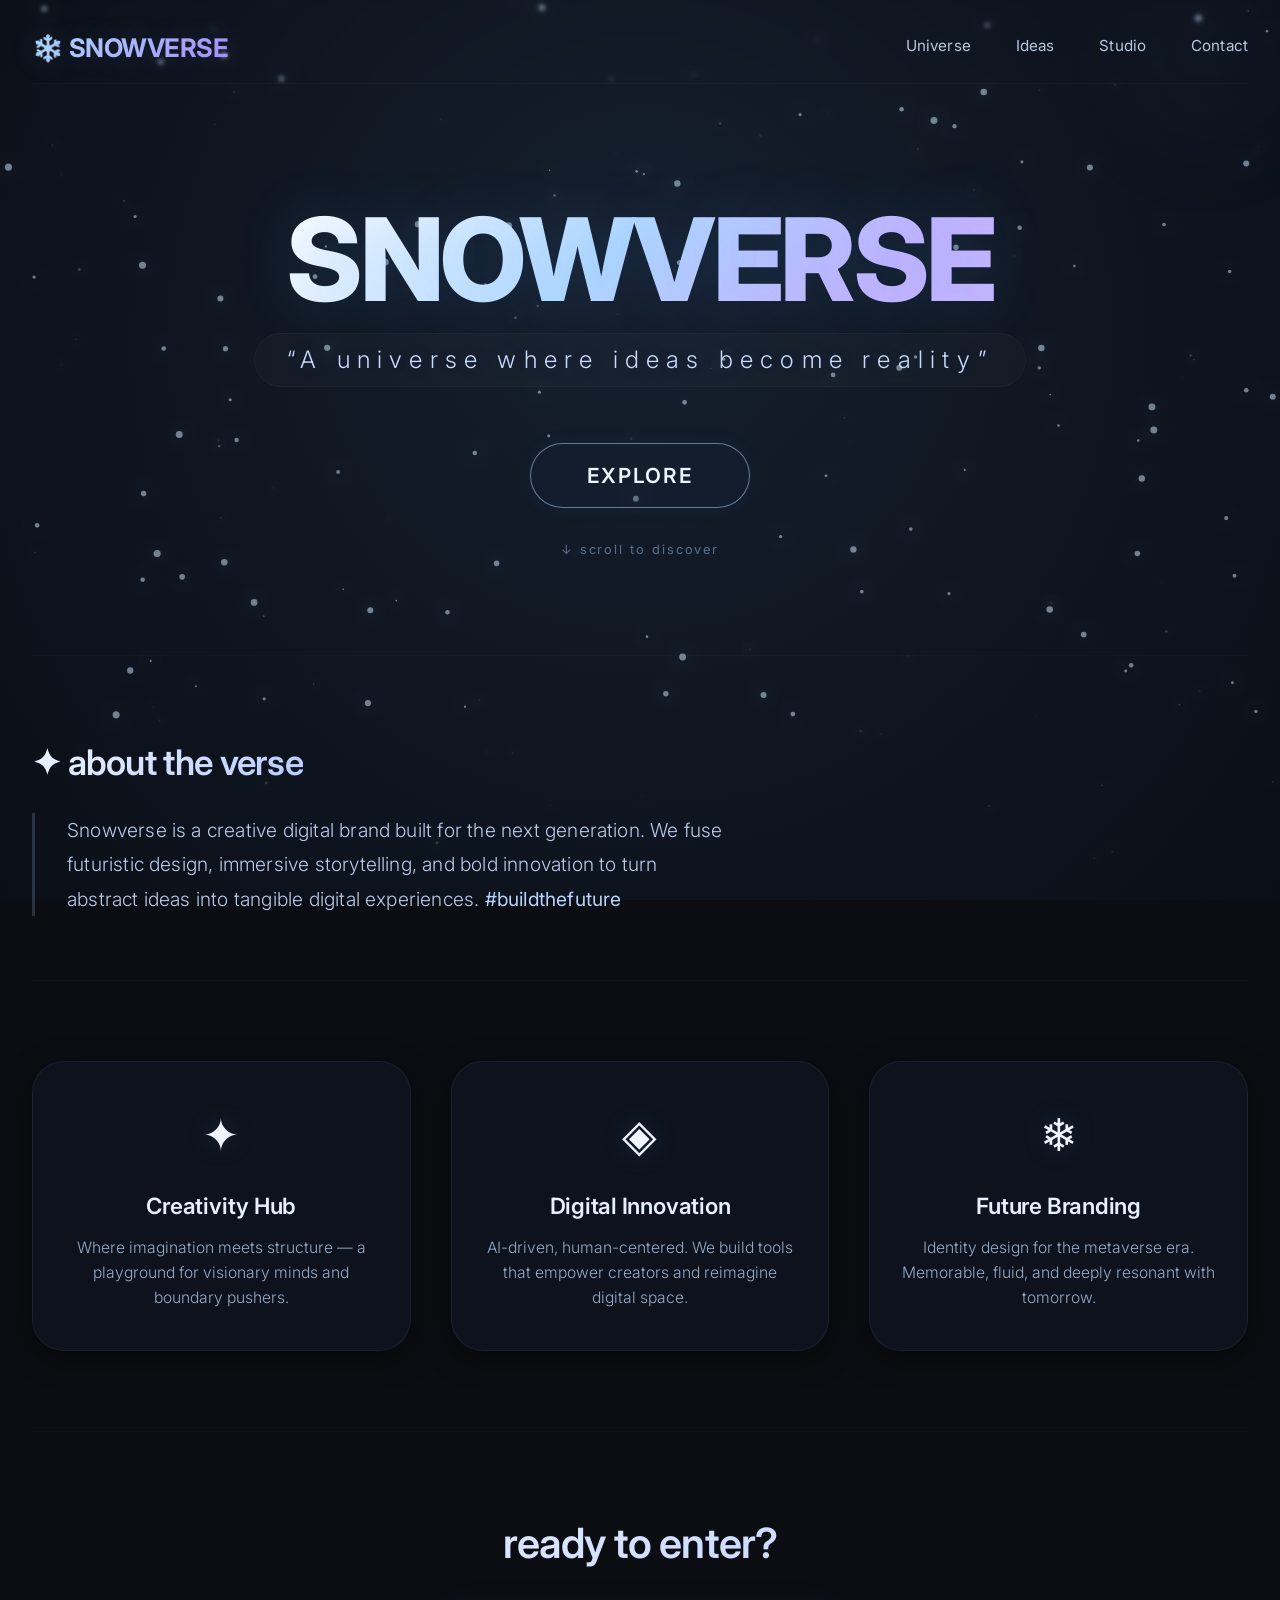
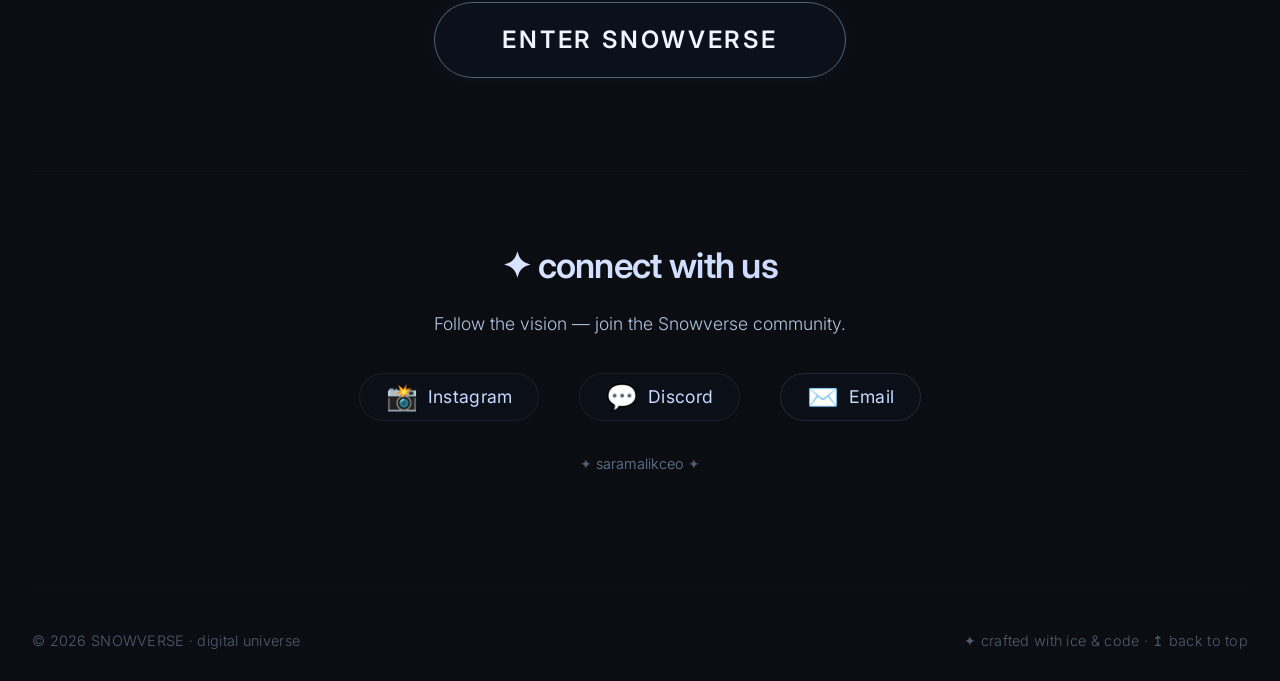
<file: index.html>
<!-- index.html -->
<!DOCTYPE html>
<html lang="en">
<head>
  <meta charset="UTF-8">
  <meta name="viewport" content="width=device-width, initial-scale=1.0">
  <title>SNOWVERSE · digital universe</title>
  <link rel="preconnect" href="https://fonts.googleapis.com">
  <link rel="preconnect" href="https://fonts.gstatic.com" crossorigin>
  <link href="https://fonts.googleapis.com/css2?family=Inter:opsz,wght@14..32,300;14..32,400;14..32,600;14..32,700;14..32,800&display=swap" rel="stylesheet">
  <link rel="stylesheet" href="style.css">
</head>
<body>

  <!-- Particle / Snow background -->
  <canvas id="particles-canvas"></canvas>

  <div class="container relative-wrap">
    <!-- subtle glow orb -->
    <div class="glow-orb"></div>

    <!-- NAV -->
    <nav class="navbar">
      <div class="logo">❄️ SNOWVERSE</div>
      <div class="nav-links">
        <a href="#about">Universe</a>
        <a href="#features">Ideas</a>
        <a href="#contact">Studio</a>
        <a href="#contact">Contact</a>
      </div>
    </nav>

    <!-- HERO -->
    <section class="hero" id="home">
      <h1>SNOWVERSE</h1>
      <div class="tagline">“A universe where ideas become reality”</div>
      <a href="#cta" class="cta-btn">Explore</a>
      <div class="scroll-hint">↓ scroll to discover</div>
    </section>

    <!-- ABOUT -->
    <section class="about" id="about">
      <h2>✦ about the verse</h2>
      <p>
        Snowverse is a creative digital brand built for the next generation. 
        We fuse futuristic design, immersive storytelling, and bold innovation 
        to turn abstract ideas into tangible digital experiences. 
        <span style="color: #b7d6ff; font-weight: 400;">#buildthefuture</span>
      </p>
    </section>

    <!-- FEATURES -->
    <div class="features" id="features">
      <div class="feature-card">
        <span class="icon">✦</span>
        <h3>Creativity Hub</h3>
        <p>Where imagination meets structure — a playground for visionary minds and boundary pushers.</p>
      </div>
      <div class="feature-card">
        <span class="icon">◈</span>
        <h3>Digital Innovation</h3>
        <p>AI-driven, human-centered. We build tools that empower creators and reimagine digital space.</p>
      </div>
      <div class="feature-card">
        <span class="icon">❄︎</span>
        <h3>Future Branding</h3>
        <p>Identity design for the metaverse era. Memorable, fluid, and deeply resonant with tomorrow.</p>
      </div>
    </div>

    <!-- CTA -->
    <section class="cta-section" id="cta">
      <h2>ready to enter?</h2>
      <a href="#" class="cta-large" onclick="alert('❄️ Welcome to Snowverse — the future is now.'); return false;">Enter Snowverse</a>
    </section>

    <!-- CONTACT / SOCIAL -->
    <section class="contact-section" id="contact">
      <h2>✦ connect with us</h2>
      <p>Follow the vision — join the Snowverse community.</p>
      <div class="social-links">
        <a href="https://instagram.com/saramalikceo" target="_blank" rel="noopener noreferrer">
          <span class="social-icon">📸</span> Instagram
        </a>
        <a href="https://discord.gg/saramalikceo" target="_blank" rel="noopener noreferrer">
          <span class="social-icon">💬</span> Discord
        </a>
        <a href="mailto:hello@snowverse.xyz" style="border-color: rgba(180,215,255,0.12);">
          <span class="social-icon">✉️</span> Email
        </a>
      </div>
      <p style="margin-top: 2rem; font-size: 0.9rem; color: #6a7f9a;">
        <span style="opacity:0.7;">✦</span> saramalikceo <span style="opacity:0.7;">✦</span>
      </p>
    </section>

    <!-- FOOTER -->
    <footer class="footer">
      <span>© 2026 SNOWVERSE · digital universe</span>
      <span>✦ crafted with ice & code · <a href="#home">↥ back to top</a></span>
    </footer>
  </div>

  <script src="script.js"></script>
</body>
</html>
</file>
<file: style.css>
/* style.css */
* {
  margin: 0;
  padding: 0;
  box-sizing: border-box;
}

html {
  scroll-behavior: smooth;
}

body {
  background: #0b0d12;
  font-family: 'Inter', sans-serif;
  color: #f0f4ff;
  line-height: 1.5;
  overflow-x: hidden;
}

/* canvas background (snow / stars) */
#particles-canvas {
  position: fixed;
  top: 0;
  left: 0;
  width: 100%;
  height: 100%;
  z-index: 0;
  pointer-events: none;
}

.container {
  position: relative;
  z-index: 2;
  max-width: 1280px;
  margin: 0 auto;
  padding: 0 2rem;
}

/* GLOW / NEON */
.glow-text {
  text-shadow: 0 0 8px rgba(140, 200, 255, 0.3), 0 0 20px rgba(100, 180, 255, 0.15);
}
.glow-border {
  box-shadow: 0 0 12px rgba(120, 200, 255, 0.2), 0 0 30px rgba(80, 160, 255, 0.05);
}

/* HEADER / NAV */
.navbar {
  display: flex;
  justify-content: space-between;
  align-items: center;
  padding: 1.8rem 0 1rem;
  border-bottom: 1px solid rgba(255, 255, 255, 0.03);
  backdrop-filter: blur(2px);
  flex-wrap: wrap;
}
.logo {
  font-size: 1.6rem;
  font-weight: 700;
  letter-spacing: -0.02em;
  background: linear-gradient(135deg, #b0e0ff, #a78bfa);
  -webkit-background-clip: text;
  -webkit-text-fill-color: transparent;
  background-clip: text;
  text-shadow: 0 0 30px rgba(150, 180, 255, 0.2);
  cursor: default;
}
.nav-links {
  display: flex;
  gap: 2.8rem;
  font-weight: 400;
  color: #b6c8e0;
  letter-spacing: 0.01em;
  font-size: 0.95rem;
  flex-wrap: wrap;
}
.nav-links a {
  color: #b6c8e0;
  text-decoration: none;
  transition: 0.2s;
  border-bottom: 1px solid transparent;
  padding-bottom: 2px;
}
.nav-links a:hover {
  color: #e6f0ff;
  text-shadow: 0 0 12px rgba(160, 200, 255, 0.4);
  border-bottom: 1px solid rgba(160, 200, 255, 0.25);
}

/* HERO */
.hero {
  padding: 7rem 0 6rem;
  display: flex;
  flex-direction: column;
  align-items: center;
  text-align: center;
  animation: fadeUp 1.2s ease-out forwards;
  opacity: 0;
}
@keyframes fadeUp {
  0% { opacity: 0; transform: translateY(30px); }
  100% { opacity: 1; transform: translateY(0); }
}

.hero h1 {
  font-size: clamp(4.2rem, 18vw, 7.2rem);
  font-weight: 800;
  letter-spacing: -0.03em;
  background: linear-gradient(135deg, #ffffff 0%, #b3d9ff 45%, #c5b4ff 80%);
  -webkit-background-clip: text;
  -webkit-text-fill-color: transparent;
  background-clip: text;
  margin-bottom: 0.6rem;
  text-shadow: 0 0 60px rgba(80, 160, 255, 0.15);
  line-height: 1.1;
}

.hero .tagline {
  font-size: 1.5rem;
  font-weight: 300;
  letter-spacing: 0.3em;
  color: #c8daff;
  text-shadow: 0 0 30px rgba(100, 180, 255, 0.15);
  margin-bottom: 2.5rem;
  background: rgba(255, 255, 255, 0.02);
  padding: 0.5rem 2rem;
  border-radius: 60px;
  backdrop-filter: blur(2px);
  border: 1px solid rgba(255, 255, 255, 0.03);
}

.hero .cta-btn {
  background: transparent;
  border: 1.5px solid rgba(180, 215, 255, 0.5);
  padding: 1rem 3.5rem;
  border-radius: 80px;
  font-size: 1.3rem;
  font-weight: 600;
  color: #edf6ff;
  letter-spacing: 0.08em;
  backdrop-filter: blur(4px);
  background: rgba(20, 40, 70, 0.2);
  transition: all 0.3s ease;
  cursor: pointer;
  box-shadow: 0 0 20px rgba(80, 180, 255, 0.05);
  text-transform: uppercase;
  font-family: 'Inter', sans-serif;
  margin-top: 1rem;
  text-decoration: none;
  display: inline-block;
}
.hero .cta-btn:hover {
  background: rgba(140, 200, 255, 0.08);
  border-color: #a0d0ff;
  box-shadow: 0 0 40px rgba(100, 190, 255, 0.3), 0 0 80px rgba(80, 150, 255, 0.1);
  transform: scale(1.02);
  color: #ffffff;
  text-shadow: 0 0 20px rgba(160, 210, 255, 0.5);
}

/* ABOUT */
.about {
  padding: 5rem 0 4rem;
  border-top: 1px solid rgba(255, 255, 255, 0.02);
  animation: fadeUp 1s ease-out forwards;
  opacity: 0;
  animation-delay: 0.15s;
}
.about h2 {
  font-size: 2.2rem;
  font-weight: 600;
  letter-spacing: -0.02em;
  margin-bottom: 1.5rem;
  background: linear-gradient(135deg, #eef6ff, #b7c9ff);
  -webkit-background-clip: text;
  -webkit-text-fill-color: transparent;
  background-clip: text;
  display: inline-block;
}
.about p {
  max-width: 700px;
  font-size: 1.2rem;
  font-weight: 300;
  color: #b8cbeb;
  line-height: 1.8;
  letter-spacing: 0.01em;
  border-left: 3px solid rgba(160, 200, 255, 0.2);
  padding-left: 2rem;
  text-shadow: 0 0 20px rgba(80, 140, 255, 0.05);
}

/* FEATURES */
.features {
  padding: 5rem 0 5rem;
  display: grid;
  grid-template-columns: repeat(auto-fit, minmax(220px, 1fr));
  gap: 2.5rem;
  border-top: 1px solid rgba(255, 255, 255, 0.02);
  animation: fadeUp 1s ease-out forwards;
  opacity: 0;
  animation-delay: 0.3s;
}

.feature-card {
  background: rgba(16, 26, 42, 0.45);
  backdrop-filter: blur(6px);
  padding: 2.5rem 1.8rem;
  border-radius: 32px;
  border: 1px solid rgba(180, 215, 255, 0.08);
  transition: all 0.25s ease;
  box-shadow: 0 8px 30px rgba(0, 0, 0, 0.4);
  text-align: center;
  position: relative;
  overflow: hidden;
}
.feature-card::before {
  content: '';
  position: absolute;
  top: -50%;
  left: -50%;
  width: 200%;
  height: 200%;
  background: radial-gradient(circle at 30% 30%, rgba(120, 200, 255, 0.02), transparent 70%);
  opacity: 0;
  transition: 0.6s;
}
.feature-card:hover::before {
  opacity: 1;
}
.feature-card:hover {
  border-color: rgba(160, 200, 255, 0.25);
  transform: translateY(-8px);
  box-shadow: 0 20px 50px rgba(60, 140, 255, 0.12), 0 0 30px rgba(120, 190, 255, 0.05);
}

.feature-card .icon {
  font-size: 2.8rem;
  margin-bottom: 1.2rem;
  display: block;
  filter: drop-shadow(0 0 12px rgba(140, 200, 255, 0.2));
}
.feature-card h3 {
  font-size: 1.4rem;
  font-weight: 600;
  margin-bottom: 0.8rem;
  letter-spacing: -0.01em;
  color: #e6f0ff;
}
.feature-card p {
  color: #a5bddb;
  font-weight: 300;
  font-size: 0.98rem;
  line-height: 1.6;
  opacity: 0.9;
}

/* CTA SECTION */
.cta-section {
  padding: 5rem 0 6rem;
  text-align: center;
  border-top: 1px solid rgba(255, 255, 255, 0.02);
  animation: fadeUp 1s ease-out forwards;
  opacity: 0;
  animation-delay: 0.45s;
}
.cta-section h2 {
  font-size: 2.6rem;
  font-weight: 600;
  letter-spacing: -0.02em;
  margin-bottom: 1.2rem;
  background: linear-gradient(135deg, #f0f8ff, #b7c9ff);
  -webkit-background-clip: text;
  -webkit-text-fill-color: transparent;
  background-clip: text;
}
.cta-section .cta-large {
  background: transparent;
  border: 1.5px solid rgba(180, 215, 255, 0.4);
  padding: 1.2rem 4.2rem;
  border-radius: 100px;
  font-size: 1.5rem;
  font-weight: 600;
  color: #edf6ff;
  letter-spacing: 0.12em;
  backdrop-filter: blur(6px);
  background: rgba(12, 28, 50, 0.3);
  transition: all 0.35s ease;
  cursor: pointer;
  box-shadow: 0 0 30px rgba(80, 180, 255, 0.05);
  text-transform: uppercase;
  font-family: 'Inter', sans-serif;
  margin-top: 0.5rem;
  text-decoration: none;
  display: inline-block;
}
.cta-section .cta-large:hover {
  background: rgba(140, 200, 255, 0.07);
  border-color: #9acbff;
  box-shadow: 0 0 60px rgba(100, 190, 255, 0.25), 0 0 120px rgba(80, 150, 255, 0.08);
  transform: scale(1.02);
  color: #ffffff;
  text-shadow: 0 0 30px rgba(160, 210, 255, 0.4);
}

/* CONTACT / SOCIAL */
.contact-section {
  padding: 4rem 0 5rem;
  border-top: 1px solid rgba(255, 255, 255, 0.02);
  animation: fadeUp 1s ease-out forwards;
  opacity: 0;
  animation-delay: 0.5s;
  text-align: center;
}
.contact-section h2 {
  font-size: 2.2rem;
  font-weight: 600;
  letter-spacing: -0.02em;
  margin-bottom: 1.2rem;
  background: linear-gradient(135deg, #eef6ff, #b7c9ff);
  -webkit-background-clip: text;
  -webkit-text-fill-color: transparent;
  background-clip: text;
}
.contact-section p {
  color: #b0c6e0;
  font-weight: 300;
  font-size: 1.1rem;
  margin-bottom: 2.2rem;
}
.social-links {
  display: flex;
  justify-content: center;
  gap: 2.5rem;
  flex-wrap: wrap;
}
.social-links a {
  display: flex;
  align-items: center;
  gap: 0.6rem;
  color: #c8daff;
  text-decoration: none;
  font-weight: 400;
  font-size: 1.1rem;
  padding: 0.6rem 1.6rem;
  border-radius: 60px;
  border: 1px solid rgba(180, 215, 255, 0.08);
  background: rgba(16, 26, 42, 0.3);
  backdrop-filter: blur(4px);
  transition: all 0.25s ease;
  letter-spacing: 0.02em;
}
.social-links a:hover {
  border-color: rgba(160, 200, 255, 0.3);
  background: rgba(140, 200, 255, 0.05);
  box-shadow: 0 0 30px rgba(100, 190, 255, 0.1);
  transform: translateY(-2px);
  color: #ffffff;
  text-shadow: 0 0 20px rgba(160, 210, 255, 0.2);
}
.social-links .social-icon {
  font-size: 1.6rem;
  line-height: 1;
}

/* FOOTER */
.footer {
  padding: 2.5rem 0 1.8rem;
  border-top: 1px solid rgba(255, 255, 255, 0.02);
  display: flex;
  justify-content: space-between;
  flex-wrap: wrap;
  color: #7e92b0;
  font-weight: 300;
  font-size: 0.9rem;
  letter-spacing: 0.02em;
}
.footer a {
  color: #7e92b0;
  text-decoration: none;
  transition: 0.2s;
}
.footer a:hover {
  color: #b0c8e5;
  text-shadow: 0 0 12px rgba(160, 200, 255, 0.15);
}
.footer span {
  opacity: 0.6;
}

/* scroll hint */
.scroll-hint {
  margin-top: 2rem;
  font-size: 0.8rem;
  color: #5a6f8a;
  letter-spacing: 0.15em;
  animation: pulseOpacity 2.5s infinite;
}
@keyframes pulseOpacity {
  0%, 100% { opacity: 0.3; }
  50% { opacity: 0.7; }
}

/* floating glow accent */
.glow-orb {
  position: absolute;
  width: 300px;
  height: 300px;
  background: radial-gradient(circle, rgba(100, 180, 255, 0.04), transparent 70%);
  border-radius: 50%;
  top: -100px;
  right: -80px;
  z-index: 0;
  pointer-events: none;
  filter: blur(40px);
}
.relative-wrap {
  position: relative;
  overflow: hidden;
}

/* RESPONSIVE */
@media (max-width: 700px) {
  .container { padding: 0 1.2rem; }
  .navbar { flex-direction: column; gap: 0.8rem; padding: 1.2rem 0; }
  .nav-links { gap: 1.8rem; font-size: 0.9rem; justify-content: center; }
  .hero { padding: 4rem 0 3rem; }
  .hero .tagline { font-size: 1rem; letter-spacing: 0.15em; padding: 0.4rem 1.2rem; }
  .hero .cta-btn { padding: 0.8rem 2.2rem; font-size: 1.0rem; }
  .about p { font-size: 1rem; padding-left: 1rem; }
  .features { grid-template-columns: 1fr; gap: 1.8rem; }
  .cta-section h2 { font-size: 2rem; }
  .cta-section .cta-large { padding: 1rem 2rem; font-size: 1.2rem; }
  .social-links { gap: 1.2rem; }
  .social-links a { padding: 0.5rem 1.2rem; font-size: 0.95rem; }
  .footer { flex-direction: column; align-items: center; gap: 0.8rem; text-align: center; }
}

@media (max-width: 480px) {
  .hero h1 { font-size: 3.4rem; }
  .hero .tagline { font-size: 0.85rem; letter-spacing: 0.1em; }
  .feature-card { padding: 1.8rem 1rem; }
}
</file>
